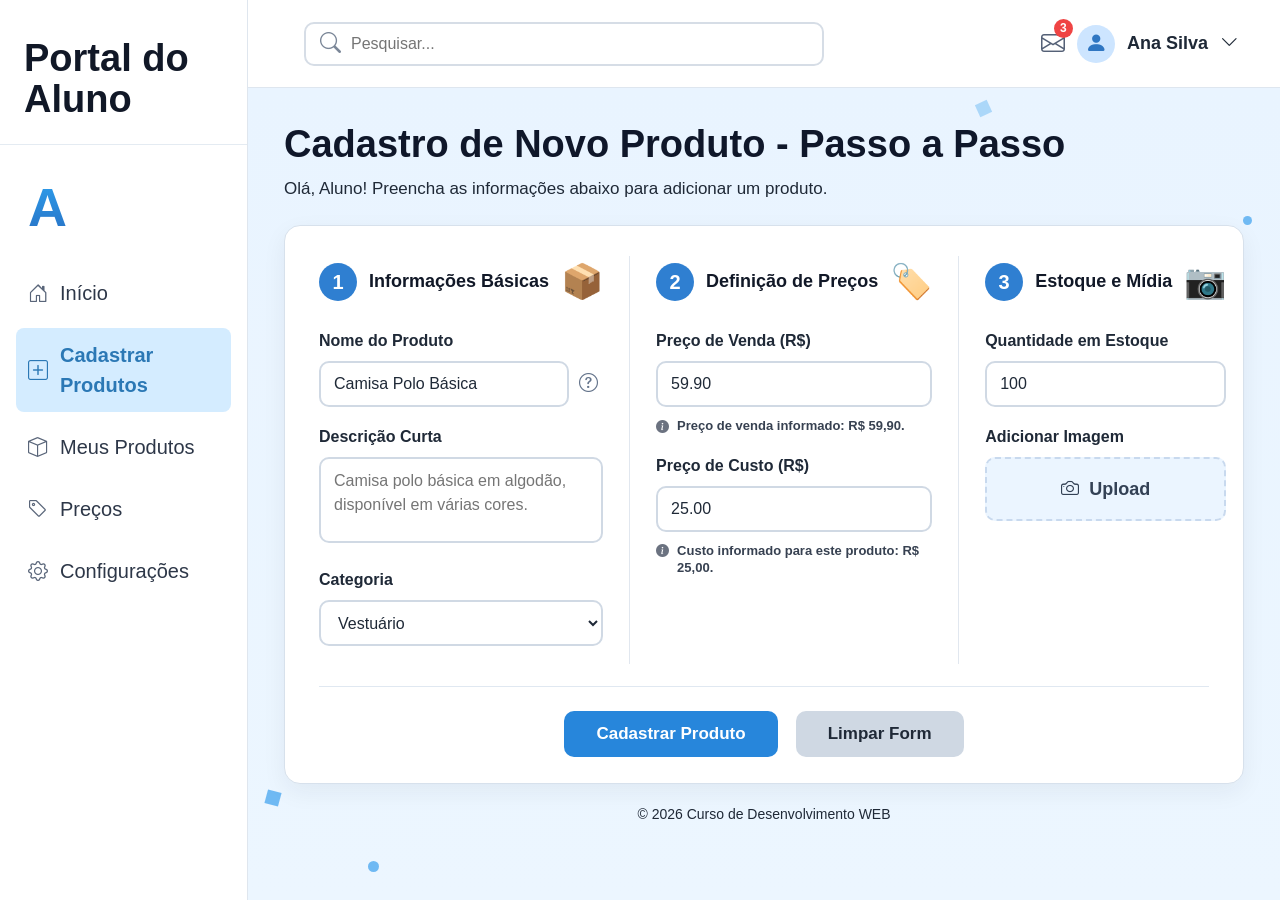
<file: index.html>
<!DOCTYPE html>
<html lang="pt-BR">
<head>
    <meta charset="UTF-8">
    <meta name="viewport" content="width=device-width, initial-scale=1.0">
    <title>Portal do Aluno</title>

    <link href="https://cdn.jsdelivr.net/npm/bootstrap@5.3.3/dist/css/bootstrap.min.css" rel="stylesheet">
    <link href="https://cdn.jsdelivr.net/npm/bootstrap-icons@1.11.3/font/bootstrap-icons.css" rel="stylesheet">
    <link rel="stylesheet" href="styles.css">
</head>
<body>

    <aside class="sidebar">
        <h1>Portal do Aluno</h1>

        <div class="logo">A</div>

        <nav class="menu">
            <a href="#"><i class="bi bi-house-door"></i>Início</a>
            <a href="#" class="active"><i class="bi bi-plus-square"></i>Cadastrar Produtos</a>
            <a href="#"><i class="bi bi-box"></i>Meus Produtos</a>
            <a href="#"><i class="bi bi-tag"></i>Preços</a>
            <a href="#"><i class="bi bi-gear"></i>Configurações</a>
        </nav>
    </aside>

    <main class="main-content">

        <header class="topbar">
            <div class="search-box">
                <i class="bi bi-search"></i>
                <input type="text" placeholder="Pesquisar...">
            </div>

            <div class="user-area">
                <div class="message-icon">
                    <i class="bi bi-envelope"></i>
                    <span>3</span>
                </div>

                <div class="user-avatar">
                    <i class="bi bi-person-fill"></i>
                </div>

                <strong>Ana Silva</strong>
                <i class="bi bi-chevron-down"></i>
            </div>
        </header>

        <section class="page-content">

            <div class="decor decor-1"></div>
            <div class="decor decor-2"></div>
            <div class="decor decor-3"></div>
            <div class="decor decor-4"></div>

            <div class="title-area">
                <h2>Cadastro de Novo Produto - Passo a Passo</h2>
                <p>Olá, Aluno! Preencha as informações abaixo para adicionar um produto.</p>
            </div>

            <form class="product-card">

                <div class="form-grid">

                    <section class="form-column">
                        <div class="column-title">
                            <span>1</span>
                            <h3>Informações Básicas</h3>
                            <strong>📦</strong>
                        </div>

                        <label>Nome do Produto</label>
                        <div class="input-help">
                            <input type="text" value="Camisa Polo Básica">
                            <i class="bi bi-question-circle"></i>
                        </div>

                        <label>Descrição Curta</label>
                        <textarea placeholder="Camisa polo básica em algodão, disponível em várias cores."></textarea>

                        <label>Categoria</label>
                        <select>
                            <option>Vestuário</option>
                            <option>Eletrônicos</option>
                            <option>Alimentos</option>
                        </select>
                    </section>

                    <section class="form-column">
                        <div class="column-title">
                            <span>2</span>
                            <h3>Definição de Preços</h3>
                            <strong>🏷️</strong>
                        </div>

                        <label>Preço de Venda (R$)</label>
                        <input type="text" value="59.90">

                        <p class="info">
                            <i class="bi bi-info-circle-fill"></i>
                            Preço de venda informado: R$ 59,90.
                        </p>

                        <label>Preço de Custo (R$)</label>
                        <input type="text" value="25.00">

                        <p class="info">
                            <i class="bi bi-info-circle-fill"></i>
                            Custo informado para este produto: R$ 25,00.
                        </p>
                    </section>

                    <section class="form-column last-column">
                        <div class="column-title">
                            <span>3</span>
                            <h3>Estoque e Mídia</h3>
                            <strong>📷</strong>
                        </div>

                        <label>Quantidade em Estoque</label>
                        <input type="number" value="100">

                        <label>Adicionar Imagem</label>
                        <button type="button" class="upload-btn">
                            <i class="bi bi-camera"></i>
                            Upload
                        </button>
                    </section>

                </div>

                <div class="buttons">
                    <button type="submit" class="btn-primary-custom">Cadastrar Produto</button>
                    <button type="reset" class="btn-secondary-custom">Limpar Form</button>
                </div>

            </form>

            <footer>© 2026 Curso de Desenvolvimento WEB</footer>

        </section>

    </main>

</body>
</html>
</file>
<file: styles.css>
* {
    margin: 0;
    padding: 0;
    box-sizing: border-box;
}

body {
    min-height: 100vh;
    font-family: "Segoe UI", Tahoma, Geneva, Verdana, sans-serif;
    color: #111827;
    background: #edf6ff;
}

.sidebar {
    position: fixed;
    top: 0;
    left: 0;
    width: 248px;
    height: 100vh;
    background: #ffffff;
    border-right: 1px solid #dfe6ee;
    z-index: 20;
}

.sidebar h1 {
    padding: 38px 24px 24px;
    border-bottom: 1px solid #e4ebf2;
    font-size: 38px;
    font-weight: 800;
    line-height: 1.08;
    color: #111827;
}

.logo {
    margin: 22px 0 18px 28px;
    font-size: 54px;
    font-weight: 800;
    background: linear-gradient(180deg, #2ea8f5, #2768bc);
    -webkit-background-clip: text;
    background-clip: text;
    color: transparent;
}

.menu {
    display: flex;
    flex-direction: column;
    gap: 8px;
    padding: 0 16px;
}

.menu a {
    display: flex;
    align-items: center;
    gap: 12px;
    padding: 12px;
    border-radius: 8px;
    color: #2d3748;
    font-size: 20px;
    font-weight: 500;
    text-decoration: none;
}

.menu a i {
    font-size: 20px;
    color: #596579;
}

.menu a:hover {
    background: #edf7ff;
}

.menu a.active {
    background: #d4ecff;
    color: #2b78b5;
    font-weight: 600;
}

.menu a.active i {
    color: #2b78b5;
}

.main-content {
    min-height: 100vh;
    margin-left: 248px;
}

.topbar {
    display: flex;
    align-items: center;
    justify-content: space-between;
    height: 88px;
    padding: 0 42px 0 56px;
    background: #ffffff;
    border-bottom: 1px solid #dee6ef;
}

.search-box {
    display: flex;
    align-items: center;
    gap: 10px;
    width: min(520px, 42vw);
    height: 44px;
    padding: 0 14px;
    background: #ffffff;
    border: 2px solid #d6dde6;
    border-radius: 10px;
}

.search-box i {
    font-size: 21px;
    color: #7b8798;
}

.search-box input {
    width: 100%;
    border: none;
    outline: none;
    background: transparent;
    color: #1f2937;
    font-size: 16px;
}

.user-area {
    display: flex;
    align-items: center;
    gap: 12px;
    color: #1f2937;
    font-size: 18px;
}

.message-icon {
    position: relative;
    color: #556177;
    font-size: 24px;
}

.message-icon span {
    position: absolute;
    top: -7px;
    right: -8px;
    display: flex;
    align-items: center;
    justify-content: center;
    width: 19px;
    height: 19px;
    border-radius: 50%;
    background: #ef4444;
    color: #ffffff;
    font-size: 12px;
    font-weight: 700;
}

.user-avatar {
    display: flex;
    align-items: center;
    justify-content: center;
    width: 38px;
    height: 38px;
    border-radius: 50%;
    background: #cde5ff;
    color: #2f76c2;
    font-size: 22px;
}

.page-content {
    position: relative;
    min-height: calc(100vh - 88px);
    padding: 40px 52px 20px;
    overflow: hidden;
    background: linear-gradient(180deg, #e9f4ff 0%, #ecf6ff 100%);
}

.title-area {
    max-width: 1160px;
    margin: 0 auto 24px;
}

.title-area h2 {
    margin-bottom: 8px;
    color: #0f172a;
    font-size: 38px;
    font-weight: 800;
}

.title-area p {
    color: #1f2937;
    font-size: 17px;
}

.product-card {
    position: relative;
    z-index: 2;
    max-width: 1160px;
    margin: 0 auto;
    padding: 32px 40px 28px;
    background: #ffffff;
    border: 1px solid #d7e1ec;
    border-radius: 16px;
    box-shadow: 0 8px 24px rgba(31, 41, 55, 0.06);
}

.form-grid {
    display: grid;
    grid-template-columns: 1.05fr 1fr 0.95fr;
    gap: 34px;
}

.form-column {
    padding-right: 34px;
    border-right: 1px solid #e1e7ef;
}

.form-column.last-column {
    padding-right: 0;
    border-right: none;
}

.column-title {
    display: flex;
    align-items: center;
    gap: 12px;
    margin-bottom: 22px;
    white-space: nowrap;
}

.column-title span {
    display: flex;
    align-items: center;
    justify-content: center;
    flex-shrink: 0;
    width: 38px;
    height: 38px;
    border-radius: 50%;
    background: #2f7fd1;
    color: #ffffff;
    font-size: 20px;
    font-weight: 700;
}

.column-title h3 {
    margin: 0;
    color: #111827;
    font-size: 19px;
    font-weight: 700;
}

.column-title strong {
    margin-left: auto;
    font-size: 34px;
}

.product-card label {
    display: block;
    margin-bottom: 8px;
    color: #1f2937;
    font-size: 16px;
    font-weight: 700;
}

.product-card input,
.product-card textarea,
.product-card select {
    width: 100%;
    height: 46px;
    margin-bottom: 18px;
    padding: 10px 13px;
    border: 2px solid #d0d9e4;
    border-radius: 10px;
    outline: none;
    background: #ffffff;
    color: #1f2937;
    font-size: 16px;
}

.product-card textarea {
    min-height: 86px;
    height: auto;
    resize: none;
}

.product-card input:focus,
.product-card textarea:focus,
.product-card select:focus {
    border-color: #2f7fd1;
    box-shadow: 0 0 0 2px rgba(47, 127, 209, 0.16);
}

.input-help {
    display: grid;
    grid-template-columns: 1fr 24px;
    align-items: center;
    gap: 10px;
}

.input-help input,
.input-help i {
    margin-bottom: 18px;
}

.input-help i {
    color: #64748b;
    font-size: 19px;
}

.info {
    display: flex;
    align-items: flex-start;
    gap: 8px;
    margin-top: -8px;
    margin-bottom: 18px;
    color: #374151;
    font-size: 13px;
    font-weight: 600;
    line-height: 1.35;
}

.info i {
    margin-top: 1px;
    color: #6b7280;
}

.upload-btn {
    display: flex;
    align-items: center;
    justify-content: center;
    gap: 10px;
    width: 100%;
    height: 64px;
    border: 2px dashed #c8d9ee;
    border-radius: 10px;
    background: #ebf5ff;
    color: #334155;
    font-size: 18px;
    font-weight: 600;
}

.buttons {
    display: flex;
    justify-content: center;
    gap: 18px;
    margin-top: 22px;
    padding-top: 24px;
    border-top: 1px solid #e0e8f1;
}

.btn-primary-custom,
.btn-secondary-custom {
    height: 46px;
    padding: 0 32px;
    border: none;
    border-radius: 10px;
    font-size: 17px;
    font-weight: 700;
}

.btn-primary-custom {
    background: #2786db;
    color: #ffffff;
}

.btn-secondary-custom {
    background: #cfd8e3;
    color: #1f2937;
}

footer {
    margin-top: 20px;
    color: #1f2937;
    font-size: 14px;
    text-align: center;
}

.decor {
    position: absolute;
    z-index: 1;
    background: #3aa0ee;
    opacity: 0.7;
}

.decor-1 {
    width: 14px;
    height: 14px;
    left: 18px;
    bottom: 95px;
    transform: rotate(15deg);
}

.decor-2 {
    width: 11px;
    height: 11px;
    left: 120px;
    bottom: 28px;
    border-radius: 50%;
}

.decor-3 {
    width: 13px;
    height: 13px;
    top: 14px;
    right: 290px;
    opacity: 0.35;
    transform: rotate(-25deg);
}

.decor-4 {
    width: 9px;
    height: 9px;
    top: 128px;
    right: 28px;
    border-radius: 50%;
}

@media (max-width: 1280px) {
    .page-content {
        padding: 34px 36px 18px;
    }

    .product-card {
        padding: 30px 34px 26px;
    }

    .form-grid {
        gap: 26px;
    }

    .form-column {
        padding-right: 26px;
    }

    .column-title h3 {
        font-size: 18px;
    }
}

@media (max-width: 1100px) {
    .sidebar {
        position: static;
        width: 100%;
        height: auto;
    }

    .main-content {
        margin-left: 0;
    }

    .topbar {
        padding: 0 28px;
    }

    .page-content {
        padding: 32px 28px;
    }

    .title-area,
    .product-card {
        max-width: 100%;
    }

    .form-grid {
        grid-template-columns: 1fr;
        gap: 28px;
    }

    .form-column {
        padding-right: 0;
        padding-bottom: 28px;
        border-right: none;
        border-bottom: 1px solid #e1e7ef;
    }

    .form-column.last-column {
        padding-bottom: 0;
        border-bottom: none;
    }
}

@media (max-width: 720px) {
    .topbar {
        flex-direction: column;
        align-items: stretch;
        gap: 16px;
        height: auto;
        padding: 18px 20px;
    }

    .search-box {
        width: 100%;
    }

    .page-content {
        min-height: auto;
        padding: 26px 18px;
    }

    .title-area h2 {
        font-size: 30px;
    }

    .product-card {
        padding: 24px 20px;
    }

    .buttons {
        flex-direction: column;
        align-items: stretch;
    }

    .btn-primary-custom,
    .btn-secondary-custom {
        width: 100%;
    }
}
</file>
